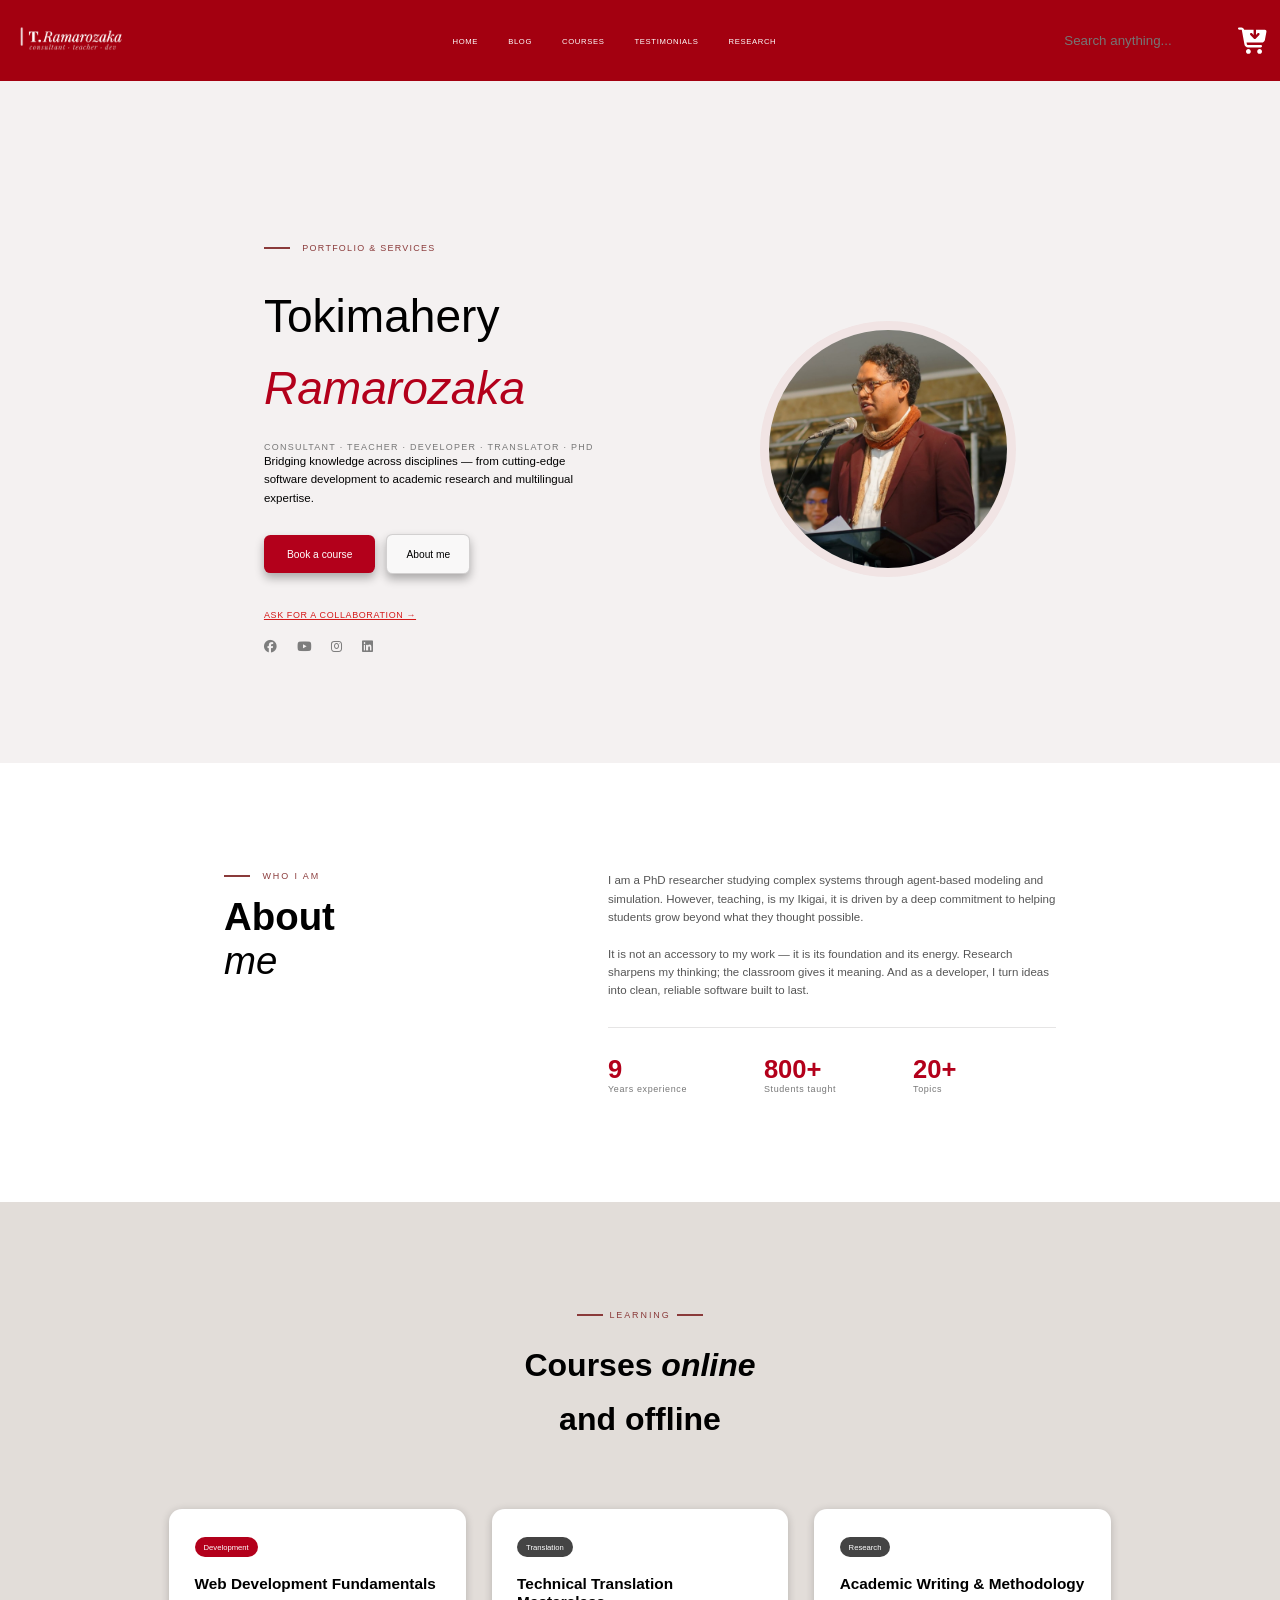
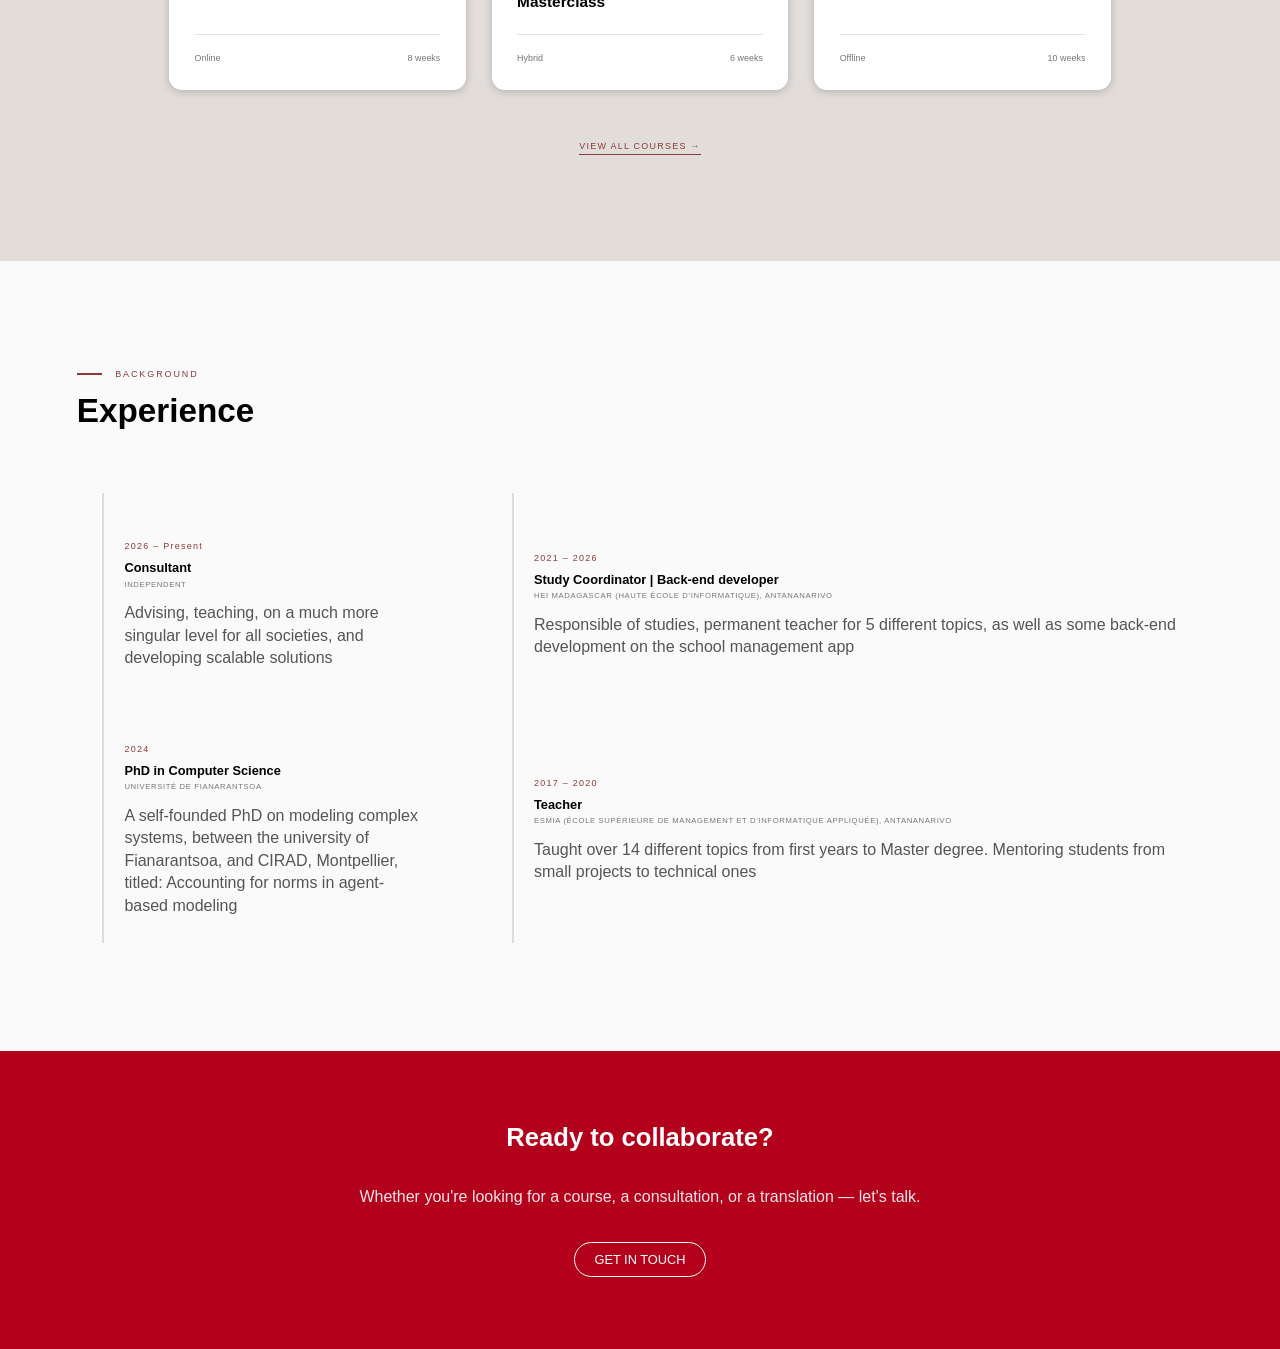
<file: index.html>
<!DOCTYPE html>
<html lang="en">

<head>
    <meta charset="UTF-8">
    <meta name="viewport" content="width=device-width, initial-scale=1.0">
    <meta name="description"
        content="Site officiel de Tokimahery Ramarozaka, professeur, cours, recherche et publications">
    <meta name="google-site-verification" content="emouwYDjWf3-plM33kiqHcdFgZrAI-yK1oc20LUwxdU" />
    <meta name="keywords" content="Tokimahery Ramarozaka, professeur, cours, Madagascar, recherche, enseignement">
    <meta name="author" content="Tokimahery Ramarozaka">
    <title>Tokimahery Ramarozaka</title>
    <link rel="stylesheet" href="style.css">
    <link rel="stylesheet" href="https://cdnjs.cloudflare.com/ajax/libs/font-awesome/6.5.1/css/all.min.css">
</head>

<body>
    <header class="navbar">
        <div class="logo">
            <button class="burger" id="burger">
                <span></span><span></span><span></span>
            </button>
            <a href="index.html"><img src="logo.png" alt="T. Ramarozaka"></a>
        </div>
        <nav>
            <a href="index.html">
                <img src="house-solid-full.svg" class="nav-icon">
                HOME
            </a>
            <a href="blog.html">
                <img src="file-solid-full.svg" class="nav-icon">
                BLOG
            </a>
            <a href="courses.html">
                <img src="book-solid-full.svg" class="nav-icon">
                COURSES
            </a>
            <a href="testimonial.html">
                <img src="comment-solid-full.svg" class="nav-icon">
                TESTIMONIALS
            </a>
            <a href="research.html">
                <img src="magnifying-glass-solid-full.svg" class="nav-icon">
                RESEARCH
            </a>
        </nav>
        <div class="search">
            <input type="text" placeholder="Search anything...">
            <div class="cart-icon-wrapper">
                <img src="cart-arrow-down-solid-full.svg" alt="Cart icon">
                <span class="cart-badge" id="cartBadge">0</span>
            </div>
        </div>
    </header>
    <div id="cartPanel" class="cart-panel hidden">
        <h2>Your cart</h2>
        <div id="cartItems"></div>
        <div id="cartTotal">Total: 0 Ar</div>
    </div>
    <section class="hero">
        <div class="left">
            <div class="tag">
                <span></span>
                PORTFOLIO & SERVICES
            </div>
            <h1>
                Tokimahery <br>
                <span>Ramarozaka</span>
            </h1>
            <p class="job">
                CONSULTANT · TEACHER · DEVELOPER · TRANSLATOR · PHD
            </p>
            <p class="desc">
                Bridging knowledge across disciplines — from cutting-edge
                software development to academic research and multilingual expertise.
            </p>
            <div class="buttons">
                <button class="primary"><a href="courses.html">Book a course</a></button>
                <button class="secondary">About me</button>
            </div>
            <a class="collab" href="contact.html">
                ASK FOR A COLLABORATION →
            </a>
            <div class="social-links">
                <a href="#" target="_blank"><i class="fa-brands fa-facebook"></i></a>
                <a href="#" target="_blank"><i class="fa-brands fa-youtube"></i></a>
                <a href="#" target="_blank"><i class="fa-brands fa-instagram"></i></a>
                <a href="#" target="_blank"><i class="fa-brands fa-linkedin"></i></a>
            </div>
        </div>
        <div class="right">
            <div class="photo-circle">
                <img src="square-image.jpg">
            </div>

        </div>
    </section>
    <section class="about-me">
        <div class="about-container">
            <div class="about-left">
                <div class="about-tag"><span></span>WHO I AM</div>
                <h2>About <i>me</i></h2>
            </div>
            <div class="about-right">
                <p id="about-part1"></p>
                <p id="about-part2"></p>
                <div class="overview">
                    <div class="overview-item">
                        <span class="number" id="exp-years"></span>
                        <span class="label">Years experience</span>
                    </div>
                    <div class="overview-item">
                        <span class="number" id="students-taught"></span>
                        <span class="label">Students taught</span>
                    </div>
                    <div class="overview-item">
                        <span class="number" id="topics"></span>
                        <span class="label">Topics</span>
                    </div>
                </div>
            </div>
        </div>
    </section>
    <section class="courses">
        <div class="courses-header">
            <div class="learning">
                <span></span>
                LEARNING
                <span></span>
            </div>
            <h2>Courses <i>online</i><br>and offline</h2>
        </div>

        <div class="courses-container" id="home-courses-container"></div>

        <div class="view-all">
            <a href="courses.html">VIEW ALL COURSES →</a>
        </div>
    </section>
    <section class="experience">
        <div class="exp-header">
            <div class="exp-tag">
                <span></span>
                BACKGROUND
            </div>
            <h2>Experience</h2>
        </div>
        <div class="exp-container" id="experience-container"></div>
    </section>
    <footer class="collab-footer">

        <h2>Ready to collaborate?</h2>
        <p>
            Whether you're looking for a course, a consultation,
            or a translation — let's talk.
        </p>
        <button class="cta-outline"><a href="contact.html">GET IN TOUCH</a></button>
    </footer>
    <script src="all.js"></script>
</body>

</html>
</file>
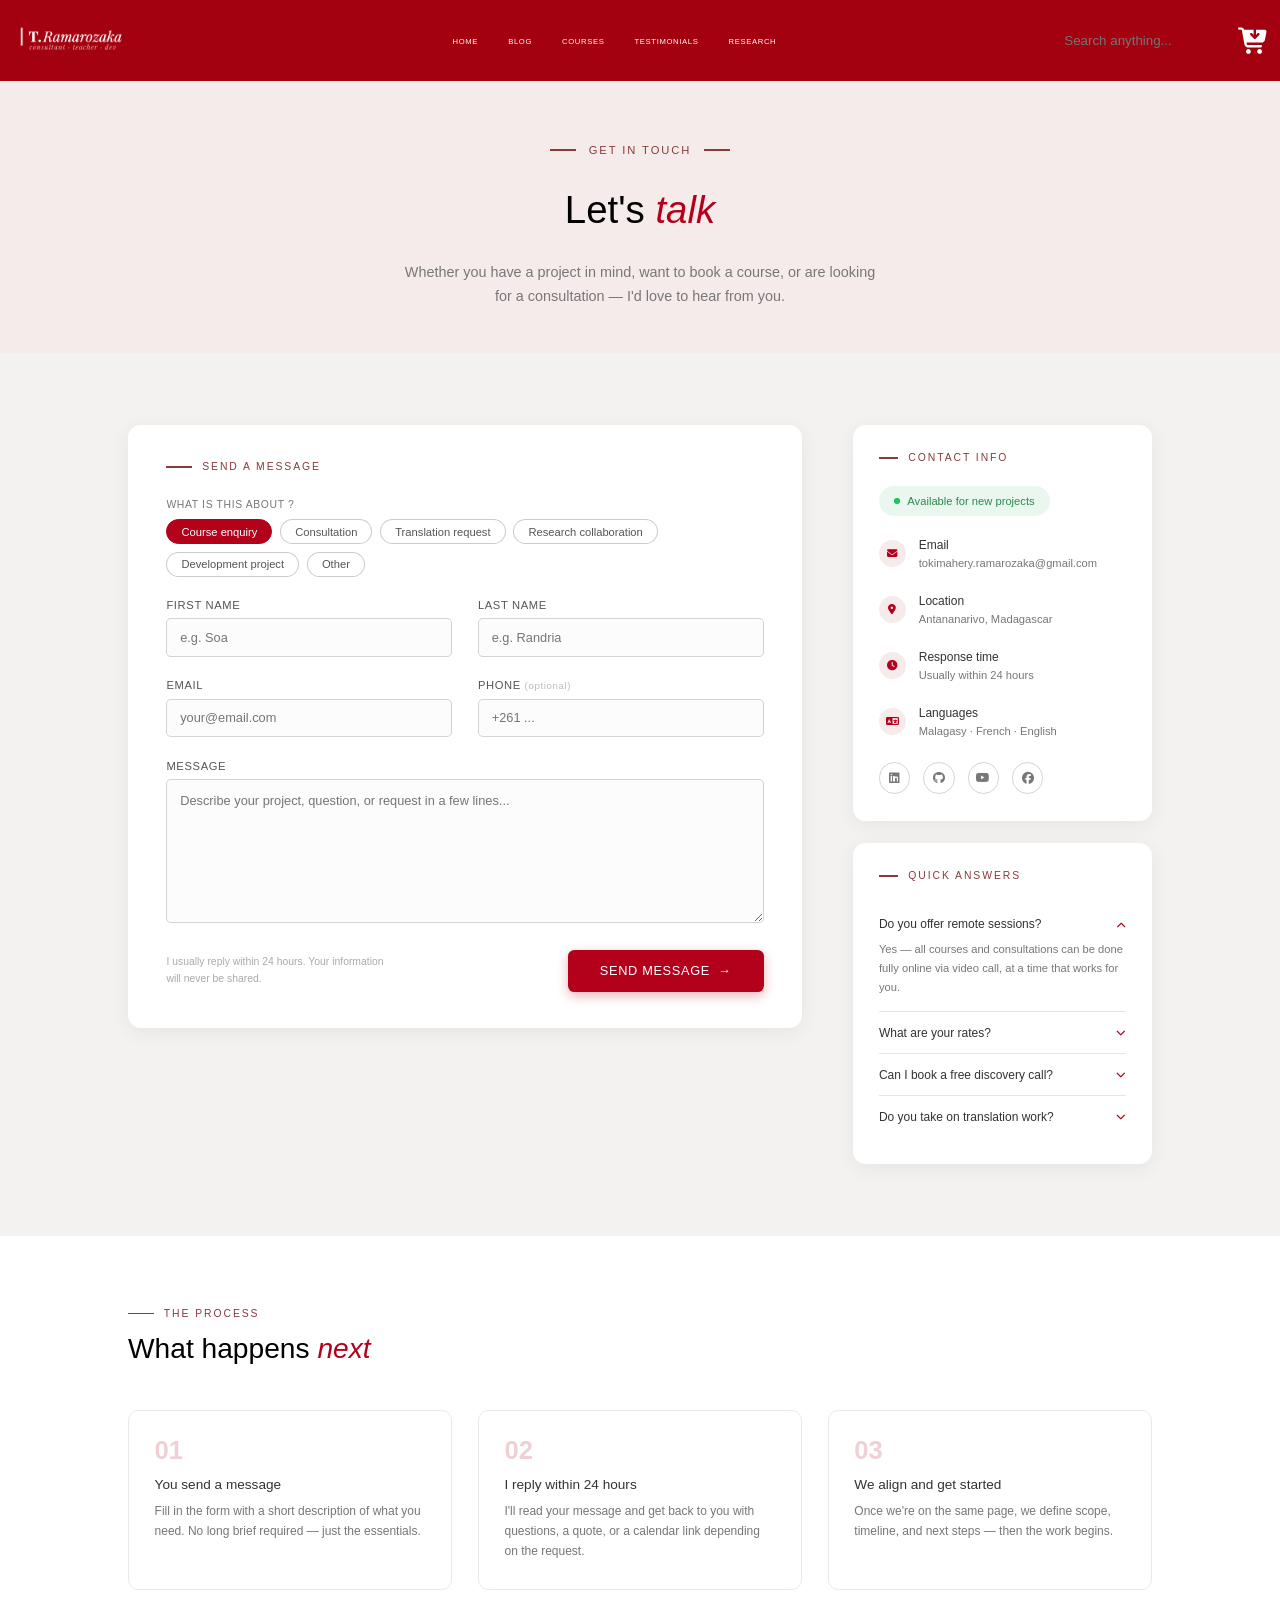
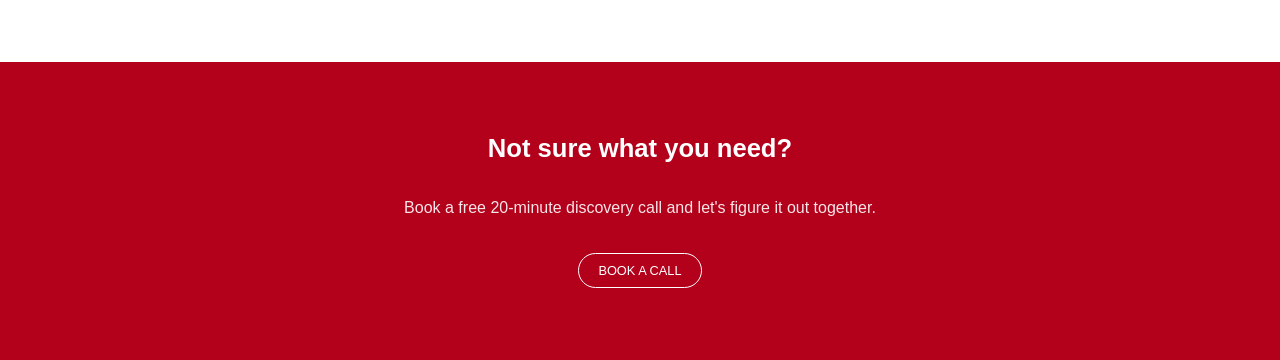
<file: contact.html>
<!DOCTYPE html>
<html lang="en">

<head>
    <meta charset="UTF-8">
    <meta name="viewport" content="width=device-width, initial-scale=1.0">
    <title>Contact – Tokimahery Ramarozaka</title>
    <link rel="stylesheet" href="style.css">
    <link rel="stylesheet" href="https://cdnjs.cloudflare.com/ajax/libs/font-awesome/6.5.1/css/all.min.css">
</head>

<body>

    <header class="navbar">
        <div class="logo">
            <button class="burger" id="burger">
                <span></span><span></span><span></span>
            </button>
            <a href="index.html"><img src="logo.png" alt="T. Ramarozaka"></a>
        </div>
        <nav>
            <a href="index.html">
                <img src="house-solid-full.svg" class="nav-icon">
                HOME
            </a>
            <a href="blog.html">
                <img src="file-solid-full.svg" class="nav-icon">
                BLOG
            </a>
            <a href="courses.html">
                <img src="book-solid-full.svg" class="nav-icon">
                COURSES
            </a>
            <a href="testimonial.html">
                <img src="comment-solid-full.svg" class="nav-icon">
                TESTIMONIALS
            </a>
            <a href="research.html">
                <img src="magnifying-glass-solid-full.svg" class="nav-icon">
                RESEARCH
            </a>
        </nav>
        <div class="search">
            <input type="text" placeholder="Search anything...">
            <div class="cart-icon-wrapper">
                <img src="cart-arrow-down-solid-full.svg" alt="Cart icon">
                <span class="cart-badge" id="cartBadge">0</span>
            </div>
        </div>
    </header>
    <div id="cartPanel" class="cart-panel hidden">
        <h2>Your cart</h2>
        <div id="cartItems"></div>
        <div id="cartTotal">Total: 0 Ar</div>
    </div>

    <section class="contact-header">
        <div class="contact-tag">
            <span></span>
            GET IN TOUCH
            <span></span>
        </div>
        <h1>Let's <em>talk</em></h1>
        <p>
            Whether you have a project in mind, want to book a course,
            or are looking for a consultation — I'd love to hear from you.
        </p>
    </section>

    <section class="contact-body">

        <div class="contact-form-wrap">

            <div class="form-section-title">
                <span></span>
                SEND A MESSAGE
            </div>

            <p class="chip-label">WHAT IS THIS ABOUT ?</p>
            <div class="chips">
                <div class="chip active" data-chip>Course enquiry</div>
                <div class="chip" data-chip>Consultation</div>
                <div class="chip" data-chip>Translation request</div>
                <div class="chip" data-chip>Research collaboration</div>
                <div class="chip" data-chip>Development project</div>
                <div class="chip" data-chip>Other</div>
            </div>

            <form action="hhttps://formspree.io/f/xqeyrrnn" method="POST" id="contactForm">

                <input type="hidden" name="_subject" id="formSubject" value="Course enquiry">

                <div class="form-row">
                    <div class="form-group">
                        <label>FIRST NAME</label>
                        <input type="text" name="first_name" id="firstName" placeholder="e.g. Soa" required>
                    </div>
                    <div class="form-group">
                        <label>LAST NAME</label>
                        <input type="text" name="last_name" id="lastName" placeholder="e.g. Randria" required>
                    </div>
                </div>

                <div class="form-row">
                    <div class="form-group">
                        <label>EMAIL</label>
                        <input type="email" name="email" id="email" placeholder="your@email.com" required>
                    </div>
                    <div class="form-group">
                        <label>PHONE <span style="color:#bbb;font-size:0.6rem;">(optional)</span></label>
                        <input type="tel" name="phone" id="phone" placeholder="+261 ...">
                    </div>
                </div>

                <div class="form-row">
                    <div class="form-group" style="flex:1;">
                        <label>MESSAGE</label>
                        <textarea name="message" id="message"
                            placeholder="Describe your project, question, or request in a few lines..."
                            required></textarea>
                    </div>
                </div>

                <div class="submit-row">
                    <p class="submit-note">
                        I usually reply within 24 hours.
                        Your information will never be shared.
                    </p>
                    <button type="submit" class="btn-submit" id="submitBtn">
                        SEND MESSAGE &nbsp;→
                    </button>
                </div>
            </form>

            <div class="form-success" id="formSuccess">
                <i class="fa-solid fa-circle-check"></i>
                <h3>Message sent!</h3>
                <p>Thank you for reaching out. I'll get back to you as soon as possible.</p>
            </div>

        </div>

        <div class="contact-sidebar">

            <div class="info-card">
                <div class="info-card-title">
                    <span></span>
                    CONTACT INFO
                </div>

                <div class="availability">
                    <div class="availability-dot"></div>
                    Available for new projects
                </div>

                <div class="info-item">
                    <div class="info-icon"><i class="fa-solid fa-envelope"></i></div>
                    <div class="info-text">
                        <strong>Email</strong>
                        <span>tokimahery.ramarozaka@gmail.com</span>
                    </div>
                </div>

                <div class="info-item">
                    <div class="info-icon"><i class="fa-solid fa-location-dot"></i></div>
                    <div class="info-text">
                        <strong>Location</strong>
                        <span>Antananarivo, Madagascar</span>
                    </div>
                </div>

                <div class="info-item">
                    <div class="info-icon"><i class="fa-solid fa-clock"></i></div>
                    <div class="info-text">
                        <strong>Response time</strong>
                        <span>Usually within 24 hours</span>
                    </div>
                </div>

                <div class="info-item">
                    <div class="info-icon"><i class="fa-solid fa-language"></i></div>
                    <div class="info-text">
                        <strong>Languages</strong>
                        <span>Malagasy · French · English</span>
                    </div>
                </div>

                <div class="sidebar-social">
                    <a href="#" target="_blank"><i class="fa-brands fa-linkedin"></i></a>
                    <a href="#" target="_blank"><i class="fa-brands fa-github"></i></a>
                    <a href="#" target="_blank"><i class="fa-brands fa-youtube"></i></a>
                    <a href="#" target="_blank"><i class="fa-brands fa-facebook"></i></a>
                </div>

            </div>

            <div class="info-card">
                <div class="info-card-title">
                    <span></span>
                    QUICK ANSWERS
                </div>

                <div class="faq-item open">
                    <div class="faq-question">
                        Do you offer remote sessions?
                        <i class="fa-solid fa-chevron-down"></i>
                    </div>
                    <div class="faq-answer">
                        Yes — all courses and consultations can be done fully online via video call, at a time that
                        works for you.
                    </div>
                </div>

                <div class="faq-item">
                    <div class="faq-question">
                        What are your rates?
                        <i class="fa-solid fa-chevron-down"></i>
                    </div>
                    <div class="faq-answer">
                        Rates depend on the type of engagement. Courses are listed on the Courses page. For consulting
                        or custom projects, reach out and we'll discuss from there.
                    </div>
                </div>

                <div class="faq-item">
                    <div class="faq-question">
                        Can I book a free discovery call?
                        <i class="fa-solid fa-chevron-down"></i>
                    </div>
                    <div class="faq-answer">
                        Absolutely. Send a message and mention it — I'll reply with a link to book a short 20-minute
                        call to understand your needs before committing to anything.
                    </div>
                </div>

                <div class="faq-item">
                    <div class="faq-question">
                        Do you take on translation work?
                        <i class="fa-solid fa-chevron-down"></i>
                    </div>
                    <div class="faq-answer">
                        Yes, for technical, academic, and professional documents across Malagasy, French, and English.
                        Share the document and I'll give you a quote.
                    </div>
                </div>

            </div>

        </div>
    </section>

    <section class="expect-section">

        <div class="expect-header">
            <div>
                <div class="expect-tag">
                    <span></span>
                    THE PROCESS
                </div>
                <h2>What happens <em>next</em></h2>
            </div>
        </div>

        <div class="expect-grid">
            <div class="expect-card">
                <div class="expect-number">01</div>
                <h4>You send a message</h4>
                <p>Fill in the form with a short description of what you need. No long brief required — just the
                    essentials.</p>
            </div>
            <div class="expect-card">
                <div class="expect-number">02</div>
                <h4>I reply within 24 hours</h4>
                <p>I'll read your message and get back to you with questions, a quote, or a calendar link depending on
                    the request.</p>
            </div>
            <div class="expect-card">
                <div class="expect-number">03</div>
                <h4>We align and get started</h4>
                <p>Once we're on the same page, we define scope, timeline, and next steps — then the work begins.</p>
            </div>
        </div>

    </section>

    <footer class="collab-footer">
        <h2>Not sure what you need?</h2>
        <p>
            Book a free 20-minute discovery call and let's figure it out together.
        </p>
        <button class="cta-outline"><a href="#">BOOK A CALL</a></button>
    </footer>

    <script src="all.js"></script>
    <script src="contact.js">

    </script>

</body>

</html>
</file>
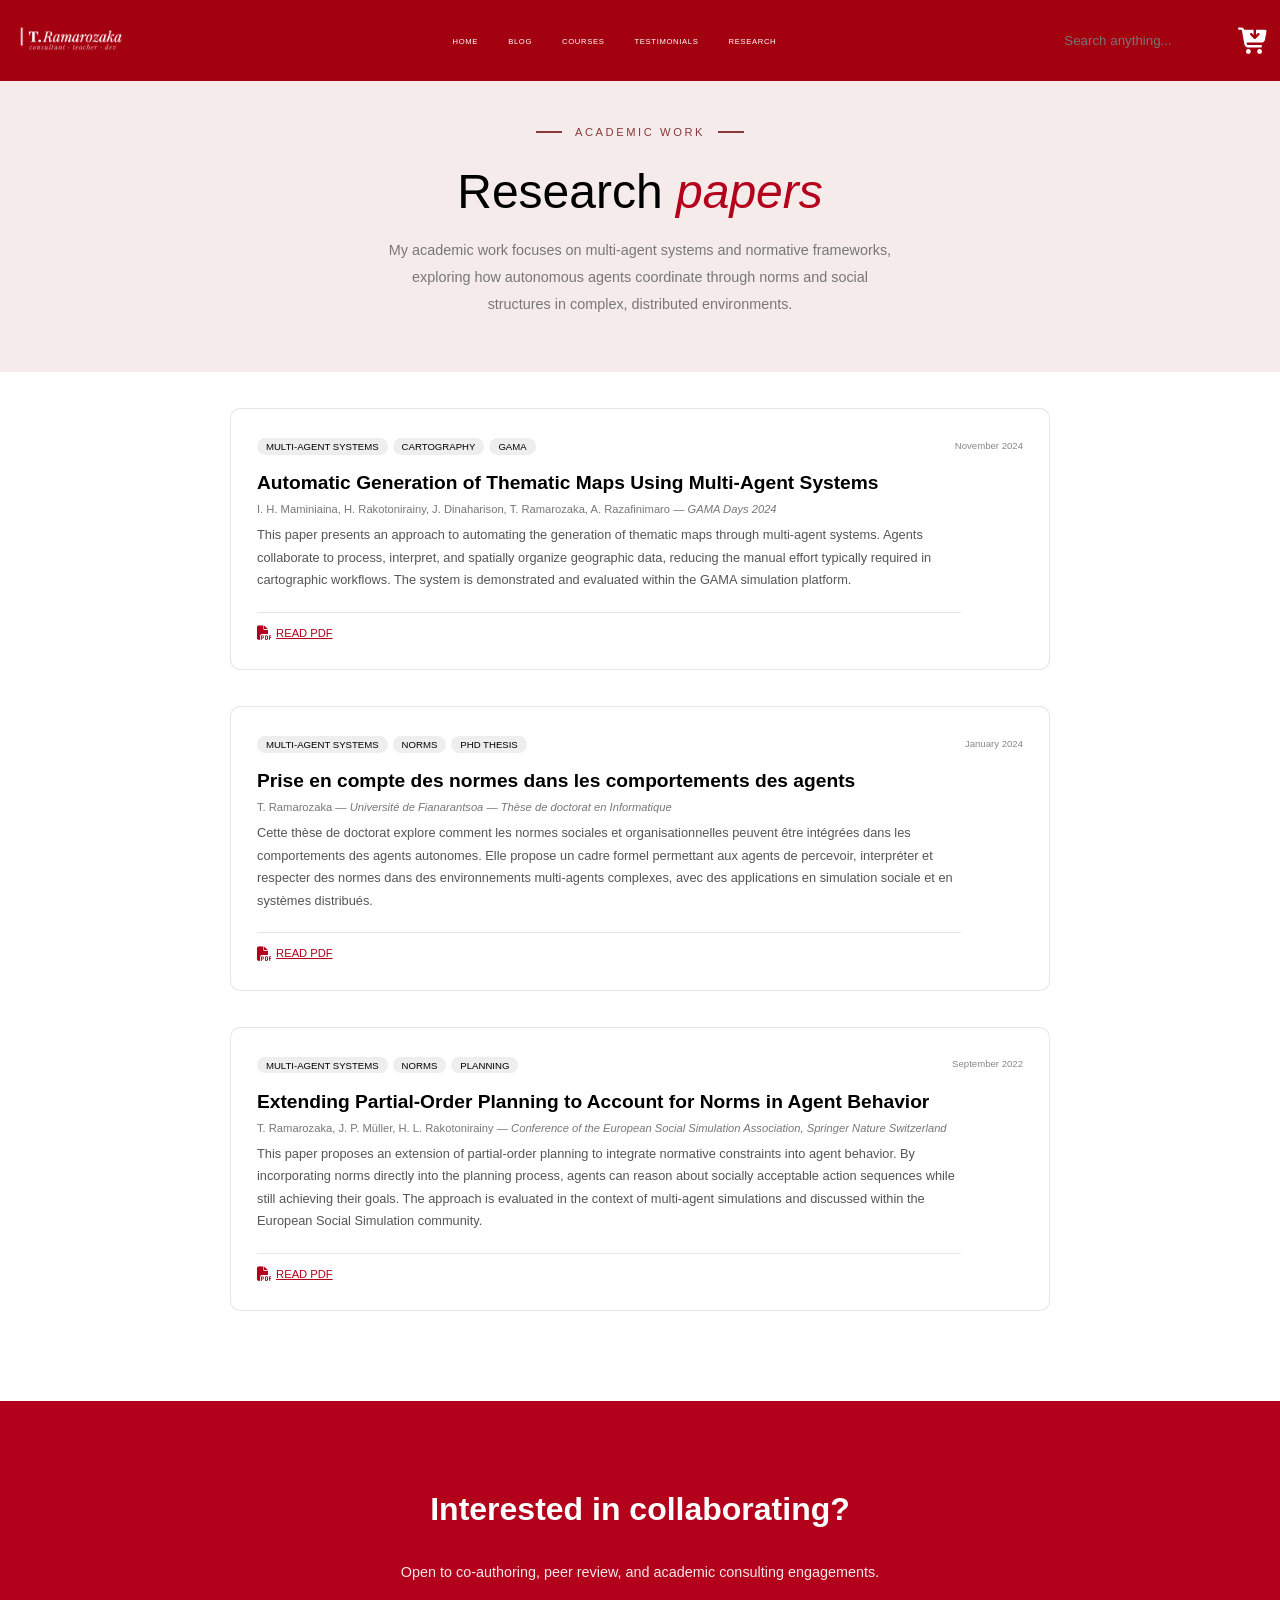
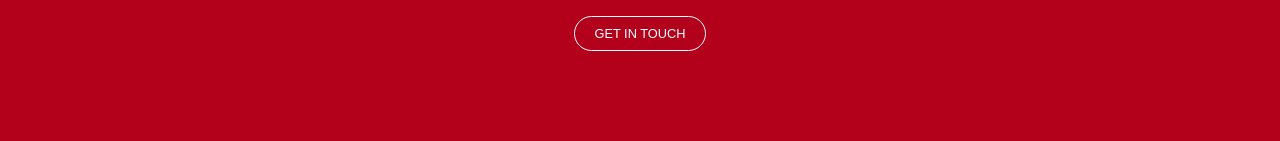
<file: research.html>
<!DOCTYPE html>
<html lang="en">

<head>
    <meta charset="UTF-8">
    <meta name="viewport" content="width=device-width, initial-scale=1.0">
    <title>Research – Tokimahery Ramarozaka</title>
    <link rel="stylesheet" href="style.css">
    <link rel="stylesheet" href="https://cdnjs.cloudflare.com/ajax/libs/font-awesome/6.5.1/css/all.min.css">
</head>

<body class="bg-white">
    <header class="navbar">
        <div class="logo">
            <button class="burger" id="burger">
                <span></span><span></span><span></span>
            </button>
            <a href="index.html"><img src="logo.png" alt="T. Ramarozaka"></a>
        </div>
        <nav>
            <a href="index.html">
                <img src="house-solid-full.svg" class="nav-icon">
                HOME
            </a>
            <a href="blog.html">
                <img src="file-solid-full.svg" class="nav-icon">
                BLOG
            </a>
            <a href="courses.html">
                <img src="book-solid-full.svg" class="nav-icon">
                COURSES
            </a>
            <a href="testimonial.html">
                <img src="comment-solid-full.svg" class="nav-icon">
                TESTIMONIALS
            </a>
            <a href="research.html">
                <img src="magnifying-glass-solid-full.svg" class="nav-icon">
                RESEARCH
            </a>
        </nav>
        <div class="search">
            <input type="text" placeholder="Search anything...">
            <div class="cart-icon-wrapper">
                <img src="cart-arrow-down-solid-full.svg" alt="Cart icon">
                <span class="cart-badge" id="cartBadge">0</span>
            </div>
        </div>
    </header>

    <div id="cartPanel" class="cart-panel hidden">
        <h2>Your cart</h2>
        <div id="cartItems"></div>
        <div id="cartTotal">Total: 0 Ar</div>
    </div>

    <section class="research-header">
        <div class="research-tag">
            <span></span>
            ACADEMIC WORK
            <span></span>
        </div>
        <h1>
            Research <span>papers</span>
        </h1>
        <p class="research-sub">
            My academic work focuses on multi-agent systems and normative frameworks,
            exploring how autonomous agents coordinate through norms and social
            structures in complex, distributed environments.
        </p>
    </section>

    <section class="research-list">
    </section>

    <footer class="research-cta">
        <h2>Interested in collaborating?</h2>
        <p>
            Open to co-authoring, peer review, and academic consulting engagements.
        </p>
        <button class="cta-outline"><a href="contact.html">GET IN TOUCH</a></button>
    </footer>

    <script src="all.js"></script>
</body>

</html>
</file>
<file: style.css>
* {
    margin: 0;
    padding: 0;
    box-sizing: border-box;
    font-family: Arial, Helvetica, sans-serif;
}

body {
    background: #f4f1f1;
}



.navbar {
    height: 9vh;
    background: #a30010;
    color: white;
    display: flex;
    align-items: center;
    justify-content: space-between;
    position: fixed;
    width: 100%;
    top: 0;
    padding: 0 1vw;
    z-index: 99;
}

.logo img {
    width: 9vw;
}

.logo span {
    display: block;
    font-size: 0.6vw;
    opacity: 0.8;
}

nav a {
    color: white;
    text-decoration: none;
    margin: 0 1vw;
    font-size: 0.6vw;
    letter-spacing: 0.05vw;
    position: relative;
    display: inline-block;
    padding-bottom: 5px;
}

nav a::after {
    content: '';
    position: absolute;
    width: 100%;
    height: 2px;
    bottom: 0;
    left: 0;
    background-color: white;
    transform: scaleX(0);
    transform-origin: center;
    transition: transform 0.2s ease-out;
}

nav a:hover::after {
    transform: scaleX(1);
    transform-origin: center;
}

.search {
    display: flex;
    justify-content: center;
    align-items: center;
    width: 10vw;
    margin-right: 3vw;
}

.search img {
    width: 2.5vw;
}

.search input {
    border: none;
    background: transparent;
    color: rgba(255, 255, 255, 0.1);
    padding: 0.5vh;
}

.cart-icon-wrapper {
    position: relative;
    display: flex;
    align-items: center;
    cursor: pointer;
}

#cartTotal{
    margin-block: 10px;
}

.cart-badge {
    position: absolute;
    top: -8px;
    right: -8px;
    background: #ff9800;
    color: white;
    border-radius: 50%;
    width: 15px;
    aspect-ratio: 1/1;
    display: flex;
    justify-content: center;
    align-items: center;
    font-size: 0.5rem;
    font-weight: bold;
    font-family: Arial, sans-serif;
}

.cart-badge.hidden {
    display: none;
}

 

.hero {
    display: flex;
    align-items: center;
    justify-content: center;
    gap: 13vw;
    padding: 12vh 6vw;
    margin-top: 15vh;
}

 

.left {
    max-width: 27vw;
}

.tag {
    font-size: 0.7vw;
    letter-spacing: 0.1vw;
    color: #8a3a3a;
    margin-bottom: 3vh;
    display: flex;
    align-items: center;
}

.tag span {
    width: 2vw;
    height: 0.2vh;
    background: #8a3a3a;
    margin-right: 1vw;
}

h1 {
    font-size: 3.6vw;
    font-weight: 500;
    line-height: 8vh;
}

h1 span {
    color: #b3001b;
    font-style: italic;
}

.job {
    margin-top: 2vh;
    font-size: 0.7vw;
    letter-spacing: 0.1vw;
    color: #777;
}



.desc {
    max-width: 25vw;
    line-height: 1.6;
    text-align: left;
    font-size: 0.9vw;
}



.buttons {
    margin-top: 3vh;
}

.primary {
    background: #b3001b;
    border: none;
    padding: 1.5vh 1.8vw;
    border-radius: 0.5vw;
    font-size: 0.8vw;
    margin-right: 0.5vw;
    cursor: pointer;
    transition: background-color 0.2s ease;
    white-space: nowrap;
}

.primary a {
    color: white;
    text-decoration: none;
}

.primary:hover {
    background: #8c0015;
}

.secondary {
    background: #f9f8f8;
    border: 1px solid rgba(171, 169, 169, 0.5);
    padding: 1.5vh 1.5vw;
    border-radius: 0.5vw;
    white-space: nowrap;
    font-size: 0.8vw;
    cursor: pointer;
    transition: all 0.2 ease;
}

.secondary:hover {
    border: 1px solid rgba(0, 0, 0, 0.5);
}

.primary,
.secondary {
    box-shadow: 0px 5px 10px rgba(0, 0, 0, 0.3);
}

.collab {
    display: block;
    margin-top: 4vh;
    color: #d41919;
    font-size: 0.7vw;
    letter-spacing: 0.05vw;
}

.social-links {
    display: flex;
    gap: 20px;
    align-items: center;
}

.social-links i {
    display: inline-block;
    margin-top: 20px;
    color: rgb(125, 125, 125);
    font-size: 1vw;
    transition: all 0.3s ease;
}

.social-links i:hover {
    transform: translateY(-2px);
    color: #b3001b;
}

.photo-circle {
    width: 20vw;
    aspect-ratio: 1/1;
    border-radius: 50%;
    overflow: hidden;
    border: 1vh solid #f1e4e4;
}

.photo-circle img {
    width: 100%;
    height: 100%;
    object-fit: cover;
}

.about-me {
    display: flex;
    justify-content: center;
    padding: 12vh 6vw;
    background: #fff;
}

.about-container {
    display: flex;
    justify-content: space-between;
    width: 65vw;
}

.about-left {
    max-width: 10vw;
}

.about-tag {
    font-size: 0.7vw;
    letter-spacing: 0.15vw;
    color: #8a3a3a;
    display: flex;
    align-items: center;
    margin-bottom: 1.5vh;
}

.about-tag span {
    width: 2vw;
    height: 0.2vh;
    background: #8a3a3a;
    margin-right: 1vw;
}

.about-left h2 {
    font-size: 3vw;
}

.about-left h2 i {
    font-style: italic;
    font-weight: 500;
}

.about-right {
    max-width: 35vw;
    display: flex;
    flex-direction: column;
    gap: 2vh;
}

.about-right p {
    font-size: 0.9vw;
    line-height: 1.6;
    color: #555;
}

.overview {
    display: flex;
    gap: 6vw;
    margin-top: 1vh;
    padding-top: 3vh;
    border-top: 1px solid rgba(171, 169, 169, 0.3);
}

.overview-item {
    display: flex;
    flex-direction: column;
    align-items: flex-start;
}

.overview-item .number {
    font-size: 2vw;
    font-weight: bold;
    color: #b3001b;
}

.overview-item .label {
    font-size: 0.7vw;
    color: #777;
    letter-spacing: 0.05vw;
}


.courses {
    padding: 12vh 6vw;
    background: #e2ddd9;
    text-align: center;
}

.courses-header {
    margin-bottom: 7vh;
}

.learning {
    display: flex;
    justify-content: center;
    align-items: center;
    font-size: 0.7vw;
    letter-spacing: 0.15vw;
    color: #8a3a3a;
    margin-bottom: 2vh;
}

.learning span {
    width: 2vw;
    height: 0.2vh;
    background: #8a3a3a;
    margin: 0 0.5vw;
}

.courses-header h2 {
    font-size: 2.5vw;
    line-height: 6vh;
    font-weight: 600;
}

.courses-header i {
    font-style: italic;
}


.courses-container {
    display: flex;
    justify-content: center;
    gap: 2vw;
    margin-bottom: 5vh;
}

.course-card {
    width: 23.2vw;
    display: flex;
    flex-direction: column;
    justify-content: space-between;
    background: white;
    border-radius: 1vw;
    padding: 3vh 2vw;
    text-align: left;
    box-shadow: 0 0.2vh 1vh rgba(0, 0, 0, 0.2);
    transition: all 0.2s ease;
}

.course-card:hover {
    transform: translateY(-3px);
    opacity: 1;
    box-shadow: 0 10px 20px rgba(0, 0, 0, 0.3);
}

.badge {
    display: inline-block;
    padding: 0.6vh 0.7vw;
    border-radius: 2vw;
    font-size: 0.6vw;
    margin-bottom: 2vh;
}

.red {
    background: #b3001b;
    color: white;
}

.dark {
    background: #444;
    color: white;
}

.course-card h3 {
    font-size: 1.2vw;
    margin-bottom: 1.5vh;
    padding-bottom: 1vh;
}

.course-info {
    display: flex;
    justify-content: space-between;
    font-size: 0.7vw;
    color: #777;
    border-top: 1px solid rgba(171, 169, 169, 0.3);
    padding-top: 2vh;
}


.view-all a {
    text-decoration: none;
    color: #8a3a3a;
    font-size: 0.7vw;
    letter-spacing: 0.1vw;
    border-bottom: 0.1vh solid #8a3a3a;
    padding-bottom: 0.4vh;
    transition: all 0.1s;
}

.view-all a:hover {
    color: #e55858;
    border-bottom: 0.1vh solid #e55858;
}


.experience {
    padding: 12vh 6vw;
    background: #fbfafa;
}

.exp-header {
    margin-bottom: 7vh;
}

.exp-tag {
    font-size: 0.7vw;
    letter-spacing: 0.15vw;
    color: #8a3a3a;
    display: flex;
    align-items: center;
    margin-bottom: 1.5vh;
}

.exp-tag span {
    width: 2vw;
    height: 0.2vh;
    background: #8a3a3a;
    margin-right: 1vw;
}

.exp-header h2 {
    font-size: 2.6vw;
}

.exp-container {
    display: flex;
    gap: 5vw;
}

.exp-column {
    flex: 1;
    padding-left: 2vw;
}

.exp-item {
    display: flex;
    flex-direction: column;
    justify-content: center;
    border-left: 2px solid #ddd;
    padding-left: 20px;
    height: 25vh;
    width: fit-content;
    transition: all 0.2s ease;
}

.exp-item:hover {
    border-left: 2px solid #8a3a3a;
}

.date {
    font-size: 0.7vw;
    letter-spacing: 0.1vw;
    color: #8a3a3a;
    margin-bottom: 1vh;
}

.exp-item h3 {
    font-size: 1vw;
    margin-bottom: 0.5vh;
}

.place {
    font-size: 0.6vw;
    letter-spacing: 0.05vw;
    color: #777;
    margin-bottom: 1.5vh;
}

.exp-item p {
    color: #555;
    line-height: 2.5vh;
}

.collab-footer {
    background: #b3001b;
    color: white;
    text-align: center;
    padding: 8vh 2vw;
}

.collab-footer h2 {
    font-size: 2vw;
    margin-bottom: 2vh;
}

.collab-footer p {
    opacity: 0.9;
    margin-block: 4vh;
}


.blog-header {
    margin-top: 12vh;
    text-align: center;
    padding: 6vh 0;
    display: flex;
    align-items: center;
    flex-direction: column;
}


.blog-header h1 {
    font-size: 3vw;
}

.blog-header h1 span {
    color: #b3001b;
    font-style: italic;
}

.blog-sub {
    margin-top: 1vh;
    color: #666;
    font-size: 0.8vw;
}


.blog-container {
    display: flex;
    gap: 3vw;
    padding: 5vh 6vw;
}


.posts {
    flex: 3;
}

.post {
    display: flex;
    gap: 1.5vw;
    background: white;
    padding: 2vh;
    border-radius: 0.7vw;
    margin-bottom: 2vh;
    box-shadow: 0 0.4vh 1vh rgba(0, 0, 0, 0.05);
    align-items: stretch;
}

.posts-container {
    width: 60vw;
}

.post img {
    width: 9vw;
    height: 9vw;
    object-fit: cover;
    border-radius: 0.7vw;
}

.post-content h3 {
    color: #a30010;
    font-size: 1.1vw;
}

.post-content {
    display: flex;
    flex-direction: column;
}

.post-date {
    font-size: 0.6vw;
    color: #777;
    margin: 0.5vh 0;
}

.post-content p {
    font-size: 0.7vw;
    color: #555;
    line-height: 2vh;
}

.tags {
    margin-top: auto;
}

.tag-item {
    display: inline-block;
    background: #4da3ff;
    color: white;
    padding: 0.3vh 0.6vw;
    border-radius: 1vw;
    font-size: 0.55vw;
    margin-right: 0.3vw;
}

.sidebar {
    flex: 1;
}

.side-box {
    background: white;
    display: flex;
    flex-direction: column;
    justify-content: center;
    padding: 2vh 1vw;
    border-radius: 0.7vw;
    margin-bottom: 3vh;
}



.side-title {
    font-size: 0.7rem;
    margin-bottom: 1.5vh;
    color: #a79696;
    letter-spacing: 0.01vw;
}


.archive-item {
    display: flex;
    justify-content: space-between;
    font-size: 0.7vw;
    margin-bottom: 0.7vh;
}

.newsletter input {
    width: 100%;
    padding: 1vh;
    border-radius: 0.4vw;
    border: 1px solid #ddd;
    margin-bottom: 1vh;
}

.newsletter button {
    width: 100%;
    padding: 1vh;
    background: #b3001b;
    color: white;
    border: none;
    border-radius: 0.4vw;
    cursor: pointer;
}

.video {
    margin-bottom: 2vh;
    margin-left: 1vw;
}

.video img {
    width: 20vw;
    border-radius: 0.5vw;
}

.video-title {
    font-size: 0.7vw;
    margin-top: 0.5vh;
}

.pagination {
    display: flex;
    justify-content: center;
    gap: 1vw;
    margin-top: 4vh;
}

.page {
    padding: 0.7vh 1vw;
    background: white;
    border-radius: 0.4vw;
    border: 2px solid rgba(171, 169, 169, 0.5);
    font-size: 0.7vw;
    cursor: pointer;
    transition: all 0.2s ease;
}

.page:hover {
    border: 2px solid #b3001bd3;
}

.page.active {
    background: #b3001b;
    color: white;
}

.blog-cta {
    background: #b3001b;
    color: white;
    text-align: center;
    padding: 8vh 2vw;
    margin-top: 8vh;
}

.blog-cta p {
    margin-block: 4vh;
}

.blog-cta h2 {
    font-size: 2vw;
    margin-bottom: 1vh;
}

.blog-buttons {
    margin-top: 2vh;
}

.courses-page-header {
    margin-top: 12vh;
    text-align: center;
    padding: 6vh 0;
}

.courses-page-header h1 {
    font-size: 3vw;
}

.courses-page-header span {
    color: #b3001b;
    font-style: italic;
}

.courses-sub {
    margin-top: 1vh;
    color: #666;
    font-size: 0.8vw;
}


.courses-filters {
    display: flex;
    justify-content: center;
    padding: 2vh 6vw;
}

.filter-group {
    background: #ebe6e4;
    border-radius: 1vw;
    padding: 2vh 2vw;
    display: flex;
    align-items: center;
    justify-content: space-between;
    gap: 2vw;
    width: 100%;
}

.filter {
    display: flex;
    flex-direction: column;
    font-size: 0.6vw;
    gap: 5px;
}

.filter-label {
    color: #777;
    margin-bottom: 0.5vh;
    letter-spacing: 0.01vw;
}

.flags span {
    font-size: 1.1vw;
    margin-right: 0.3vw;
    cursor: pointer;
}

.filter select {
    padding-block: 1vh;
    padding-inline: 0.2vw 4vw;
    border-radius: 0.4vw;
    border: 1px solid #ccc;
    font-size: 0.7vw;
}

.price-text {
    font-size: 0.6vw;
    margin-bottom: 0.3vh;
    color: #a30010;
}

.filter input[type="range"] {
    margin-top: 10px;
}

.search-courses {
    display: flex;
    flex-direction: column;
    align-items: flex-start;
    justify-content: flex-start;
}

.price-filter {
    -webkit-appearance: none;
    appearance: none;
    width: 100%;
    height: 6px;
    background: linear-gradient(to right, #a30010 0%, #ddd 0%);
    border-radius: 5px;
    outline: none;
}

.price-filter::-webkit-slider-thumb {
    -webkit-appearance: none;
    appearance: none;
    width: 10px;
    height: 10px;
    background: #a30010;
    border-radius: 50%;
    cursor: pointer;
    box-shadow: 0 0 2px rgba(0, 0, 0, 0.5);
}



.search-courses input {
    padding-block: 1vh;
    padding-inline: 0.2vw 4vw;
    border-radius: 0.4vw;
    border: 1px solid rgba(171, 169, 169, 0.5);
    font-size: 0.7vw;
    background-color: white;
    text-align: left;
}

.clear {
    font-size: 1vw;
    color: #777;
    cursor: pointer;
}

.clear2 {
    font-size: 1vw;
    color: #777;
    cursor: pointer;
    margin-top: 2vh;
    text-decoration: underline;
}

.clear:hover {
    color: #e60728d4;
}
.clear2:hover {
    color: #e60728d4;
}


.courses-grid {
    display: grid;
    grid-template-columns: repeat(4, 1fr);
    gap: 2vw;
    padding: 4vh 6vw;
}


.course-cards {
    background: white;
    border-radius: 10px;
    overflow: hidden;
    width: 90%;
    box-shadow: 0 4px 10px rgba(0, 0, 0, 0.08);
}

.course-image img {
    width: 100%;
    height: 190px;
    object-fit: cover;
}

.badge-lang {
    padding: 4px 8px;
    border-radius: 1vw;
    font-size: 12px;
    font-weight: bold;
}


.badge-tech {
    left: 3vw;
    background: #222;
    color: white;
    padding: 4px 8px;
    border-radius: 1vw;
    font-size: 0.55vw;
}

.badge-level.beginner {
    background: #20c35a;
}

.badge-level.intermediate {
    background: #ff9800;
}

.badge-level.advanced {
    background: #e53935;
}

.badge-lang {
    background: white;
}

.badge-tech {
    background: #222;
    color: white;
}

.badge-level {
    position: absolute;
    bottom: 4px;
    right: 0;
    padding: 5px 10px;
    font-size: 12px;
    color: white;
}

.top-container {
    position: absolute;
    top: 5px;
    left: 5px;
    right: 5px;
    width: 25%;
    display: flex;
    height: 40px;
    gap: 5px;
    align-items: center;
    z-index: 10;
}

.course-content {
    padding: 15px;
}

.course-content h3 {
    color: #a30010;
    font-size: 1.1vw;
    margin-bottom: 0.5vh;

    white-space: nowrap;
    overflow: hidden;
    text-overflow: ellipsis;
    display: block;
}

.course-content p {
    font-size: 0.7vw;
    color: #555;
    line-height: 1.5;
    margin-bottom: 1vh;
    display: -webkit-box;
    -webkit-line-clamp: 3;
    -webkit-box-orient: vertical;
    overflow: hidden;
}
.no-results{
    width: 90vw;
}
.button-courses {
    display: flex;
    gap: 10px;
    padding: 15px;
    width: 100%;
}

.button-courses button {
    white-space: nowrap;
    box-shadow: 0px 5px 5px rgba(171, 169, 169, 0.5);
    flex: 1;
    padding: 10px 15px;
    font-size: 0.7rem;
    cursor: pointer;
    border-radius: 4px;
    border: none;
    min-width: 0;
    display: flex;
    justify-content: center;
    align-items: center;
    text-align: center;
}

.course-image {
    position: relative;
}


.price {
    font-size: 0.8vw;
    margin-bottom: 0.6vh;
}

.learn {
    background: #ffffff;
    color: #e60729;
    border: none;
    padding: 0.6vw 0.9vw;
    border-radius: 0.3vw;
    cursor: pointer;
}

.cart {
    background: #b3001b;
    color: white;
    border: none;
    padding: 0.6vw 0.9vw;
    border-radius: 0.3vw;
    cursor: pointer;
}

.bg-white {
    background-color: white;
}

.testimonials-header {
    margin-top: 8vh;
    text-align: center;
    padding: 6vh 0;
    background-color: #f6ebeb;
    display: flex;
    flex-direction: column;
    align-items: center;
}

.testimonials-tag {
    display: flex;
    justify-content: center;
    align-items: center;
    font-size: 0.7rem;
    letter-spacing: 0.1vw;
    color: #918e8e;
    margin-bottom: 2vh;
}

.testimonials-tag span {
    width: 2vw;
    height: 0.2vh;
    background: #9b1e1e;
    margin: 0 1vw;
}

.testimonials-header h1 {
    font-size: 3rem;
    font-weight: 500;
    width: 20vw;
}

.testimonials-header h1 span {
    color: #b3001b;
    font-style: italic;
}

.testimonials-sub {
    margin-top: 1vh;
    font-size: 0.9rem;
    color: #777;
    max-width: 30vw;
    margin-left: auto;
    margin-right: auto;
    line-height: 3vh;
}


.testimonials-block {
    margin-bottom: 8vh;
    padding: 6vh 15vw;

}

.block-title {
    display: flex;
    align-items: center;
    font-size: 0.7rem;
    letter-spacing: 0.2vw;
    color: #8a3a3a;
    margin-bottom: 3vh;
}

.block-title span {
    width: 2vw;
    height: 0.2vh;
    background: #8a3a3a;
    margin-right: 1vw;
}



.testimonials-grid {
    display: grid;
    grid-template-columns: repeat(3, 1fr);
    gap: 2vw;
}

.testimonials-grid-collaborator {
    display: grid;
    grid-template-columns: repeat(2, 1fr);
    gap: 2vw;
}

.testimonials-block-collaborators {
    margin-bottom: 8vh;
    padding: 6vh 15vw;
    background-color: #efebeb;

}


.testimonial-card {
    background: rgb(254, 254, 253);
    border-radius: 0.8vw;
    padding: 2vh 1.5vw;
    box-shadow: 0 0.4vh 1vh rgba(0, 0, 0, 0.06);
    display: flex;
    flex-direction: column;
    justify-content: space-around;
    align-items: flex-start;
    transition: all 0.2s ease;
}

.customer .card-elements-container.tag {
    margin-bottom: 0vh;
}

.testimonial-card:hover {
    box-shadow: 0 0.8vh 1.3vh rgba(0, 0, 0, 0.2);
    transform: translateY(-10px);
}

.card-elements-container.tag {
    flex-direction: column;
    align-items: flex-start;
    gap: 20px;
}

.card-elements-container.tag span {
    height: 0.3vh;
    border-radius: 20px;
}

.collaborator {
    border-bottom: 1px solid rgba(0, 0, 0, 0.3);
    padding-bottom: 20px;
}


.testimonial-top {
    display: flex;
    align-items: center;
    gap: 0.8vw;
}

.testimonial-top img {
    width: 2vw;
    height: 2vw;
    border-radius: 50%;
    object-fit: cover;
}

.author {
    font-size: 0.8rem;
    font-weight: bold;
    color: black;
}

.role {
    font-size: 0.6rem;
    color: #999;
    margin-top: 5px;
    text-transform: lowercase;
}

.testimonial-text {
    font-size: 0.8rem;
    color: #555;
    line-height: 2.6vh;
}



.stars {
    color: #b3001b;
    font-size: 0.8rem;
}


.testimonials-cta {
    background: #b3001b;
    color: white;
    text-align: center;
    padding: 8vh 2vw;
}

.testimonials-cta h2 {
    font-size: 2rem;
    margin-bottom: 1vh;
}

.testimonials-cta p {
    max-width: 35vw;
    margin: auto;
    line-height: 3vh;
    font-size: 0.9rem;
}

.cta-buttons {
    margin-top: 3vh;
    display: flex;
    justify-content: center;
    gap: 1vw;
}

.cta-light {
    background: white;
    border: none;
    padding: 1vh 1.5vw;
    border-radius: 2vw;
    font-size: 0.8rem;
    cursor: pointer;
    transition: all 0.2s ease;
}

.cta-light a {
    text-decoration: none;
    color: #b3001b;
}

.cta-light:hover {
    background: rgb(246, 246, 246);
}

.cta-outline {
    background: transparent;
    border: 1px solid white;
    padding: 1vh 1.5vw;
    border-radius: 2vw;
    font-size: 0.8rem;
    cursor: pointer;
    transition: all 0.2s ease;
}

.cta-outline a {
    text-decoration: none;
    color: white;
}

.cta-outline:hover {
    background: white;
}

.cta-outline:hover a {
    color: #b3001b
}

.research-header {
    margin-top: 8vh;
    text-align: center;
    padding: 6vh 0;
    background-color: #f6ebeb;

}

.research-tag {
    display: flex;
    justify-content: center;
    align-items: center;
    font-size: 0.7rem;
    letter-spacing: 0.2vw;
    color: #8a3a3a;
    margin-bottom: 2vh;
}

.research-tag span {
    width: 2vw;
    height: 0.2vh;
    background: #8a3a3a;
    margin: 0 1vw;
}

.research-header h1 {
    font-size: 3rem;
    font-weight: 500;
}

.research-header h1 span {
    color: #b3001b;
    font-style: italic;
}

.research-sub {
    margin-top: 1vh;
    font-size: 0.9rem;
    color: #777;
    max-width: 40vw;
    margin-left: auto;
    margin-right: auto;
    line-height: 3vh;
}



.research-list {
    padding: 4vh 18vw;
    display: flex;
    flex-direction: column;
    gap: 4vh;
}



.research-card {
    background: white;
    border-radius: 0.8vw;
    padding: 3vh 2vw;
    border: 1px solid rgba(171, 169, 169, 0.3);
    transition: all 0.2s ease;
}

.research-card:hover {
    box-shadow: 0 10px 20px rgba(0, 0, 0, 0.06);
    transform: translateY(-10px);
}



.research-top {
    display: flex;
    justify-content: space-between;
    align-items: center;
    margin-bottom: 2vh;
}



.research-tags span {
    background: #eee;
    padding: 0.3vh 0.7vw;
    border-radius: 1vw;
    font-size: 0.6rem;
    margin-right: 0.4vw;
}



.research-date {
    font-size: 0.6rem;
    color: #888;
}



.research-card h3 {
    font-size: 1.2rem;
    margin-bottom: 1vh;
}


.research-authors {
    font-size: 0.7rem;
    color: #777;
    margin-bottom: 1vh;
}



.research-card p {
    font-size: 0.8rem;
    color: #555;
    line-height: 2.5vh;
    max-width: 55vw;
    padding-bottom: 20px;
    border-bottom: 1px solid rgba(171, 169, 169, 0.3);
}


.pdf-link {
    display: inline-flex;
    align-items: center;
    gap: 0.4vw;
    margin-top: 1.5vh;
    font-size: 0.7rem;
    text-decoration: none;
    color: #b3001b;
    font-weight: 500;
    text-decoration: underline;
    line-height: 5px;
}

.pdf-link i {
    font-size: 0.9rem;
}


.research-cta {
    margin-top: 6vh;
    background: #b3001b;
    color: white;
    text-align: center;
    padding: 10vh 2vw;
}

.research-cta h2 {
    font-size: 2rem;
    margin-bottom: 1vh;
}

.research-cta p {
    font-size: 0.9rem;
    margin-block: 4vh;
    opacity: 0.9;
}


.cart-panel {
    position: fixed;
    right: 20px;
    top: 60px;
    width: 260px;
    max-width: 90%;
    height: auto;
    max-height: 70vh;
    background: white;
    box-shadow: -2px 0 15px rgba(0, 0, 0, 0.3);
    padding: 14px;
    overflow-y: auto;
    border-radius: 10px;
    z-index: 1000;
    transition: transform 0.3s ease;
}

.hidden {
    transform: translateX(100%);
    display: none;
    visibility: hidden;
    pointer-events: none;
}

.cart-item {
    display: flex;
    justify-content: space-between;
    align-items: center;
    border-bottom: 1px solid #ddd;
    padding: 20px 0;
    font-size: 14px;
}

.remove-btn {
    background: red;
    color: white;
    border: none;
    border-radius: 4px;
    padding: 2px 6px;
    cursor: pointer;
    font-size: 12px;
}

@media (max-width: 1024px) {
    .search input {
        display: none;
    }

    .search {
        width: auto;
    }
}

@media (max-width: 600px) {
    nav {
        left: -100%;
        top: 0;
        height: 100vh;
        width: 70%;
        background: #a30010;
        flex-direction: column;
        align-items: flex-start;
        padding: 10vh 5vw;
        transition: left 0.3s ease;
    }

    nav a {
        font-size: 4vw;
        margin: 2vh 0;
    }

    .burger {
        display: flex;
        margin-left: 10px;
    }
}

@media (max-width: 768px) {

    .navbar {
        height: 60px;
        padding: 0 16px;
        position: fixed;
    }

    .logo img {
        width: 150px;
    }

    nav {
        position: fixed;
        top: 0;
        left: 100%;
        height: 100vh;
        width: 70%;
        background: #a30010;
        flex-direction: column;
        align-items: flex-start;
        padding: 10vh 5vw;
        z-index: 98;
        transition: left 0.3s ease;
    }

    .clear2 {
        font-size: 1rem;
    }


    .search {
        width: auto;
        margin-right: 0;
    }

    .search input {
        display: none;
    }

    .search img {
        width: 26px;
    }

    .burger {
        display: flex;
        flex-direction: column;
        gap: 5px;
        cursor: pointer;
        padding: 6px;
        margin-left: 10px;
    }

    .burger span {
        display: block;
        width: 22px;
        height: 2px;
        background: white;
        border-radius: 2px;
        transition: all 0.3s ease;
    }

    .burger.open span:nth-child(1) {
        transform: translateY(7px) rotate(45deg);
    }
    .burger.open span:nth-child(2) {
        opacity: 0;
    }
    .burger.open span:nth-child(3) {
        transform: translateY(-7px) rotate(-45deg);
    }

    .hero {
        flex-direction: column-reverse;
        align-items: center;
        text-align: center;
        gap: 32px;
        padding: 28px 20px 48px;
        margin-top: 60px;
    }

    .left {
        max-width: 100%;
    }

    .tag {
        font-size: 0.65rem;
        justify-content: center;
    }

    .tag span {
        width: 24px;
        height: 2px;
        margin-right: 8px;
    }

    h1 {
        font-size: 2.2rem;
        line-height: 1.2;
    }

    .job {
        font-size: 0.65rem;
        letter-spacing: 0.05rem;
        margin-top: 12px;
    }

    .desc {
        max-width: 100%;
        font-size: 0.9rem;
        margin: 12px auto 0;
    }

    .buttons {
        display: flex;
        justify-content: center;
        gap: 12px;
        flex-wrap: wrap;
    }

    .primary, .secondary {
        padding: 12px 20px;
        font-size: 0.8rem;
        border-radius: 8px;
    }

    .collab {
        font-size: 0.75rem;
        text-align: center;
        margin-top: 20px;
    }

    .social-links {
        justify-content: center;
        margin-top: 4px;
    }

    .social-links i {
        font-size: 1.2rem;
        margin-top: 16px;
    }

    .photo-circle {
        width: 200px;
        border-width: 8px;
    }

    .about-me {
        padding: 48px 20px;
    }

    .about-container {
        flex-direction: column;
        width: 100%;
        gap: 24px;
    }

    .about-left {
        max-width: 100%;
    }

    .about-tag {
        font-size: 0.65rem;
    }

    .about-tag span {
        width: 24px;
        height: 2px;
        margin-right: 8px;
    }

    .about-left h2 {
        font-size: 2rem;
    }

    .about-right {
        max-width: 100%;
    }

    .about-right p {
        font-size: 0.9rem;
    }

    .overview {
        gap: 28px;
        flex-wrap: wrap;
    }

    .overview-item .number {
        font-size: 1.6rem;
    }

    .overview-item .label {
        font-size: 0.7rem;
    }

    .courses {
        padding: 48px 20px;
    }

    .learning {
        font-size: 0.65rem;
    }

    .learning span {
        width: 20px;
        height: 2px;
        margin: 0 8px;
    }

    .courses-header h2 {
        font-size: 1.8rem;
        line-height: 1.3;
    }

    .courses-container {
        flex-direction: column;
        align-items: center;
        gap: 20px;
    }

    .course-card {
        width: 100%;
        max-width: 360px;
        border-radius: 12px;
        padding: 20px 16px;
    }

    .course-card h3 {
        font-size: 1rem;
    }

    .badge {
        font-size: 0.65rem;
        padding: 4px 10px;
        border-radius: 20px;
    }

    .course-info {
        font-size: 0.72rem;
    }

    .view-all a {
        font-size: 0.75rem;
    }

    .experience {
        padding: 48px 20px;
    }

    .exp-tag {
        font-size: 0.65rem;
    }

    .exp-tag span {
        width: 24px;
        height: 2px;
        margin-right: 8px;
    }

    .exp-header h2 {
        font-size: 2rem;
    }

    .exp-container {
        flex-direction: column;
        gap: 0;
    }

    .exp-column {
        padding-left: 0;
    }

    .exp-item {
        height: auto;
        padding: 16px 16px 16px 20px;
        margin-bottom: 4px;
        width: 100%;
    }

    .date {
        font-size: 0.7rem;
    }

    .exp-item h3 {
        font-size: 0.95rem;
    }

    .place {
        font-size: 0.7rem;
    }

    .exp-item p {
        font-size: 0.82rem;
        line-height: 1.6;
    }

    .collab-footer {
        padding: 48px 20px;
    }

    .collab-footer h2 {
        font-size: 1.4rem;
    }

    .collab-footer p {
        font-size: 0.9rem;
        margin-block: 20px;
    }

    .blog-header {
        margin-top: 60px;
        padding: 32px 20px;
    }

    .blog-header h1 {
        font-size: 2rem;
    }

    .blog-sub {
        font-size: 0.85rem;
        padding: 0 20px;
    }

    .blog-container {
        flex-direction: column;
        padding: 24px 16px;
        gap: 24px;
    }

    .posts-container {
        width: 100%;
    }

    .post {
        flex-direction: column;
        gap: 12px;
        border-radius: 12px;
        padding: 16px;
    }

    .post img {
        width: 100%;
        height: 180px;
        border-radius: 10px;
    }

    .post-content h3 {
        font-size: 1rem;
    }

    .post-date {
        font-size: 0.7rem;
    }

    .post-content p {
        font-size: 0.82rem;
        line-height: 1.6;
    }

    .tag-item {
        font-size: 0.65rem;
        padding: 3px 8px;
        border-radius: 12px;
    }

    .pagination {
        gap: 8px;
        flex-wrap: wrap;
    }

    .page {
        padding: 8px 14px;
        font-size: 0.78rem;
        border-radius: 6px;
    }

    .sidebar {
        width: 100%;
    }

    .side-box {
        border-radius: 12px;
        padding: 16px;
    }

    .archive-item {
        font-size: 0.82rem;
    }

    .video img {
        width: 100%;
    }

    .video-title {
        font-size: 0.82rem;
    }

    .newsletter input,
    .newsletter button {
        border-radius: 6px;
    }

    .blog-cta {
        padding: 48px 20px;
        margin-top: 32px;
    }

    .blog-cta h2 {
        font-size: 1.4rem;
    }

    .blog-cta p {
        font-size: 0.9rem;
        margin-block: 20px;
    }

    .courses-page-header {
        margin-top: 60px;
        padding: 32px 20px;
    }

    .courses-page-header h1 {
        font-size: 2rem;
    }

    .courses-sub {
        font-size: 0.85rem;
        padding: 0 10px;
    }

    .courses-filters {
        padding: 16px;
    }

    .filter-group {
        flex-direction: column;
        align-items: stretch;
        border-radius: 12px;
        gap: 16px;
    }

    .filter {
        font-size: 0.8rem;
    }

    .filter-label {
        font-size: 0.7rem;
        margin-bottom: 4px;
    }

    .flags span {
        font-size: 1.4rem;
        margin-right: 6px;
    }

    .filter select {
        font-size: 0.85rem;
        padding: 10px 12px;
        width: 100%;
    }

    .filter input[type="range"] {
        width: 100%;
    }

    .search-courses input {
        font-size: 0.85rem;
        padding: 10px 12px;
        width: 100%;
    }

    .price-text {
        font-size: 0.75rem;
    }

    .clear {
        font-size: 1rem;
        text-align: center;
    }

    .courses-grid {
        grid-template-columns: repeat(2, 1fr);
        gap: 14px;
        padding: 20px 16px;
    }

    .course-cards {
        width: 100%;
        border-radius: 10px;
    }

    .course-image img {
        height: 130px;
    }

    .course-content h3 {
        font-size: 0.85rem;
    }

    .course-content p {
        font-size: 0.75rem;
    }

    .badge-tech {
        font-size: 0.6rem;
    }

    .badge-level {
        font-size: 10px;
        padding: 3px 7px;
    }

    .button-courses {
        flex-direction: column;
        padding: 10px;
        gap: 8px;
    }

    .button-courses button {
        font-size: 0.72rem;
        padding: 8px 10px;
    }

    .price {
        font-size: 0.85rem;
    }

    .testimonials-header {
        margin-top: 60px;
        padding: 32px 20px;
    }

    .testimonials-tag {
        font-size: 0.65rem;
    }

    .testimonials-tag span {
        width: 20px;
        height: 2px;
        margin: 0 8px;
    }

    .testimonials-header h1 {
        font-size: 2rem;
        width: auto;
    }

    .testimonials-sub {
        font-size: 0.85rem;
        max-width: 100%;
        padding: 0 8px;
    }

    .testimonials-block,
    .testimonials-block-collaborators {
        padding: 32px 16px;
        margin-bottom: 0;
    }

    .block-title {
        font-size: 0.7rem;
    }

    .block-title span {
        width: 20px;
        height: 2px;
        margin-right: 8px;
    }

    .testimonials-grid {
        grid-template-columns: 1fr;
        gap: 16px;
    }

    .testimonials-grid-collaborator {
        grid-template-columns: 1fr;
        gap: 16px;
    }

    .testimonial-card {
        border-radius: 12px;
        padding: 20px 16px;
        gap: 14px;
    }

    .testimonial-top img {
        width: 36px;
        height: 36px;
    }

    .testimonial-top {
        gap: 10px;
    }

    .testimonials-cta {
        padding: 48px 20px;
    }

    .testimonials-cta h2 {
        font-size: 1.5rem;
    }

    .testimonials-cta p {
        max-width: 100%;
        font-size: 0.88rem;
    }

    .cta-buttons {
        flex-direction: column;
        align-items: center;
        gap: 12px;
    }

    .cta-light, .cta-outline {
        padding: 12px 28px;
        border-radius: 30px;
        font-size: 0.82rem;
        width: 100%;
        max-width: 260px;
    }

    .research-header {
        margin-top: 60px;
        padding: 32px 20px;
    }

    .research-tag {
        font-size: 0.65rem;
    }

    .research-tag span {
        width: 20px;
        height: 2px;
        margin: 0 8px;
    }

    .research-header h1 {
        font-size: 2rem;
    }

    .research-sub {
        font-size: 0.85rem;
        max-width: 100%;
        padding: 0 12px;
    }

    .research-list {
        padding: 28px 16px;
        gap: 20px;
    }

    .research-card {
        border-radius: 12px;
        padding: 20px 16px;
    }

    .research-top {
        flex-direction: column;
        align-items: flex-start;
        gap: 10px;
    }

    .research-tags span {
        font-size: 0.65rem;
        padding: 3px 8px;
        border-radius: 12px;
    }

    .research-card h3 {
        font-size: 1rem;
    }

    .research-card p {
        font-size: 0.82rem;
        max-width: 100%;
        line-height: 1.6;
    }

    .research-cta {
        padding: 48px 20px;
    }

    .research-cta h2 {
        font-size: 1.4rem;
    }

    .research-cta p {
        font-size: 0.9rem;
        margin-block: 20px;
    }

    .cart-panel {
        width: 90%;
        right: 5%;
        top: 65px;
    }
}

@media (max-width: 400px) {
    .courses-grid {
        grid-template-columns: 1fr;
    }

    h1 {
        font-size: 1.8rem;
    }

    .photo-circle {
        width: 160px;
    }
}

.burger {
    display: none;
    background: none;
    border: none;
    cursor: pointer;
}


.burger {
    display: none;
    flex-direction: column;
    justify-content: center;
    gap: 5px;
    background: none;
    border: none;
    cursor: pointer;
}

.burger span {
    width: 25px;
    height: 3px;
    background: white;
    transition: 0.3s;
}

.burger.active span:nth-child(1) {
    transform: rotate(45deg) translate(5px, 6px);
}

.burger.active span:nth-child(2) {
    opacity: 0;
}

.burger.active span:nth-child(3) {
    transform: rotate(-45deg) translate(5px, -6px);
}

@media (max-width: 600px) {

    .burger {
        display: flex;
    }

    nav {
        position: fixed;
        top: 0;
        left: -100%;
        height: 100vh;
        width: 55%;
        background: #a30010;
        display: flex;
        flex-direction: column;
        align-items: flex-start;
        transition: 0.3s;
        z-index: 100;
    }

    .logo{
        z-index: 110;
        display: flex;
        align-items: center;
    }

    nav.active {
        left: 0;
    }

    nav a {
        font-size: 18px;
        margin: 20px 0;
    }
}

.nav-icon {
    display: none;
}

@media (max-width: 600px) {

    nav a {
        display: flex;
        align-items: center;
        gap: 10px;
    }

    .nav-icon {
        display: block;
        width: 20px;
        height: 20px;
    }

}

.contact-header {
    margin-top: 9vh;
    text-align: center;
    padding: 7vh 0 5vh;
    background-color: #f6ebeb;
}

.contact-tag {
    display: flex;
    justify-content: center;
    align-items: center;
    font-size: 0.7rem;
    letter-spacing: 0.15vw;
    color: #8a3a3a;
    margin-bottom: 2vh;
}

.contact-tag span {
    width: 2vw;
    height: 0.2vh;
    background: #8a3a3a;
    margin: 0 1vw;
}

.contact-header h1 {
    font-size: 3vw;
    font-weight: 500;
}

.contact-header h1 em {
    color: #b3001b;
    font-style: italic;
}

.contact-header p {
    margin-top: 1.5vh;
    font-size: 0.9rem;
    color: #777;
    max-width: 38vw;
    margin-inline: auto;
    line-height: 1.7;
}


.contact-body {
    display: flex;
    gap: 4vw;
    padding: 8vh 10vw;
    background: #f4f1f1;
    align-items: flex-start;
}


.contact-form-wrap {
    flex: 2;
    background: white;
    border-radius: 1vw;
    padding: 4vh 3vw;
    box-shadow: 0 4px 20px rgba(0, 0, 0, 0.06);
}

.form-section-title {
    font-size: 0.65rem;
    letter-spacing: 0.15vw;
    color: #8a3a3a;
    display: flex;
    align-items: center;
    gap: 0.8vw;
    margin-bottom: 3vh;
}

.form-section-title span {
    display: block;
    width: 2vw;
    height: 0.2vh;
    background: #8a3a3a;
}

.form-row {
    display: flex;
    gap: 2vw;
    margin-bottom: 2.5vh;
}

.form-group {
    display: flex;
    flex-direction: column;
    flex: 1;
    gap: 0.8vh;
}

.form-group label {
    font-size: 0.7rem;
    color: #555;
    letter-spacing: 0.05vw;
}

.form-group input,
.form-group textarea,
.form-group select {
    padding: 1.2vh 1vw;
    border: 1px solid rgba(171, 169, 169, 0.5);
    border-radius: 0.4vw;
    font-size: 0.8rem;
    font-family: Arial, Helvetica, sans-serif;
    background: #fdfcfc;
    color: #333;
    transition: border 0.2s ease, box-shadow 0.2s ease;
    outline: none;
}

.form-group input:focus,
.form-group textarea:focus,
.form-group select:focus {
    border: 1px solid #b3001b;
    box-shadow: 0 0 0 3px rgba(179, 0, 27, 0.08);
    background: white;
}

.form-group textarea {
    resize: vertical;
    min-height: 16vh;
    line-height: 1.6;
}


.chips {
    display: flex;
    flex-wrap: wrap;
    gap: 0.6vw;
    margin-bottom: 2.5vh;
}

.chip {
    padding: 0.6vh 1.1vw;
    border-radius: 2vw;
    border: 1px solid rgba(171, 169, 169, 0.6);
    font-size: 0.7rem;
    cursor: pointer;
    background: white;
    color: #555;
    transition: all 0.2s ease;
}

.chip:hover {
    border-color: #b3001b;
    color: #b3001b;
}

.chip.active {
    background: #b3001b;
    color: white;
    border-color: #b3001b;
}

.chip-label {
    font-size: 0.65rem;
    color: #777;
    letter-spacing: 0.05vw;
    margin-bottom: 1vh;
}

.submit-row {
    display: flex;
    align-items: center;
    justify-content: space-between;
    margin-top: 3vh;
    gap: 2vw;
}

.submit-note {
    font-size: 0.65rem;
    color: #aaa;
    max-width: 18vw;
    line-height: 1.6;
}

.btn-submit {
    background: #b3001b;
    color: white;
    border: none;
    padding: 1.5vh 2.5vw;
    border-radius: 0.5vw;
    font-size: 0.8rem;
    cursor: pointer;
    letter-spacing: 0.05vw;
    transition: background 0.2s ease, transform 0.1s ease;
    white-space: nowrap;
    box-shadow: 0 4px 12px rgba(179, 0, 27, 0.3);
}

.btn-submit:hover {
    background: #8c0015;
}

.btn-submit:active {
    transform: translateY(1px);
}


.form-success {
    display: none;
    text-align: center;
    padding: 4vh 2vw;
}

.form-success i {
    font-size: 2.5vw;
    color: #20c35a;
    margin-bottom: 2vh;
}

.form-success h3 {
    font-size: 1.2vw;
    margin-bottom: 1vh;
    font-weight: 500;
}

.form-success p {
    font-size: 0.8rem;
    color: #777;
}


.contact-sidebar {
    flex: 1;
    display: flex;
    flex-direction: column;
    gap: 2.5vh;
}

.info-card {
    background: white;
    border-radius: 1vw;
    padding: 3vh 2vw;
    box-shadow: 0 4px 20px rgba(0, 0, 0, 0.06);
}

.info-card-title {
    font-size: 0.65rem;
    letter-spacing: 0.15vw;
    color: #8a3a3a;
    display: flex;
    align-items: center;
    gap: 0.8vw;
    margin-bottom: 2.5vh;
}

.info-card-title span {
    display: block;
    width: 1.5vw;
    height: 0.2vh;
    background: #8a3a3a;
}

.info-item {
    display: flex;
    align-items: flex-start;
    gap: 1vw;
    margin-bottom: 2.5vh;
}

.info-item:last-child {
    margin-bottom: 0;
}

.info-icon {
    width: 3vh;
    height: 3vh;
    background: #f6ebeb;
    border-radius: 50%;
    display: flex;
    align-items: center;
    justify-content: center;
    flex-shrink: 0;
    margin-top: 0.2vh;
}

.info-icon i {
    font-size: 0.65rem;
    color: #b3001b;
}

.info-text {
    display: flex;
    flex-direction: column;
    gap: 0.3vh;
}

.info-text strong {
    font-size: 0.75rem;
    font-weight: 500;
    color: #333;
}

.info-text span {
    font-size: 0.7rem;
    color: #777;
    line-height: 1.5;
}


.sidebar-social {
    display: flex;
    gap: 1vw;
    margin-top: 1vh;
}

.sidebar-social a {
    width: 3.5vh;
    height: 3.5vh;
    border-radius: 50%;
    border: 1px solid rgba(171, 169, 169, 0.5);
    display: flex;
    align-items: center;
    justify-content: center;
    text-decoration: none;
    color: #777;
    font-size: 0.75rem;
    transition: all 0.2s ease;
}

.sidebar-social a:hover {
    border-color: #b3001b;
    color: #b3001b;
    background: #f6ebeb;
}


.availability {
    display: flex;
    align-items: center;
    gap: 0.6vw;
    font-size: 0.7rem;
    color: #2d8a4e;
    background: #eaf7ee;
    padding: 1vh 1.2vw;
    border-radius: 2vw;
    width: fit-content;
    margin-bottom: 2.5vh;
}

.availability-dot {
    width: 0.6vh;
    height: 0.6vh;
    border-radius: 50%;
    background: #20c35a;
    animation: pulse 2s ease-in-out infinite;
}

@keyframes pulse {

    0%,
    100% {
        opacity: 1;
    }

    50% {
        opacity: 0.3;
    }
}


.faq-item {
    border-bottom: 1px solid rgba(171, 169, 169, 0.3);
    padding: 1.5vh 0;
    cursor: pointer;
}

.faq-item:last-child {
    border-bottom: none;
}

.faq-question {
    display: flex;
    justify-content: space-between;
    align-items: center;
    font-size: 0.75rem;
    font-weight: 500;
    color: #333;
}

.faq-question i {
    font-size: 0.6rem;
    color: #b3001b;
    transition: transform 0.2s ease;
}

.faq-answer {
    font-size: 0.7rem;
    color: #777;
    line-height: 1.7;
    margin-top: 1vh;
    display: none;
}

.faq-item.open .faq-answer {
    display: block;
}

.faq-item.open .faq-question i {
    transform: rotate(180deg);
}

  

.expect-section {
    background: white;
    padding: 8vh 10vw;
}

.expect-header {
    display: flex;
    align-items: flex-end;
    justify-content: space-between;
    margin-bottom: 5vh;
}

.expect-tag {
    font-size: 0.65rem;
    letter-spacing: 0.15vw;
    color: #8a3a3a;
    display: flex;
    align-items: center;
    gap: 0.8vw;
    margin-bottom: 1.5vh;
}

.expect-tag span {
    display: block;
    width: 2vw;
    height: 0.2vh;
    background: #8a3a3a;
}

.expect-header h2 {
    font-size: 2.2vw;
    font-weight: 500;
}

.expect-header h2 em {
    color: #b3001b;
    font-style: italic;
}

.expect-grid {
    display: grid;
    grid-template-columns: repeat(3, 1fr);
    gap: 2vw;
}

.expect-card {
    padding: 3vh 2vw;
    border: 1px solid rgba(171, 169, 169, 0.25);
    border-radius: 0.8vw;
    transition: all 0.2s ease;
}

.expect-card:hover {
    box-shadow: 0 8px 24px rgba(0, 0, 0, 0.07);
    transform: translateY(-3px);
}

.expect-number {
    font-size: 2vw;
    font-weight: 700;
    color: #f0d0d4;
    margin-bottom: 1.5vh;
    line-height: 1;
}

.expect-card h4 {
    font-size: 0.85rem;
    font-weight: 500;
    color: #333;
    margin-bottom: 1vh;
}

.expect-card p {
    font-size: 0.75rem;
    color: #777;
    line-height: 1.7;
}


@media (max-width: 768px) {
      
    .contact-header {
        margin-top: 60px;
        padding: 32px 20px 28px;
    }

    .contact-tag {
        font-size: 0.65rem;
    }

    .contact-tag span {
        width: 20px;
        height: 2px;
        margin: 0 8px;
    }

    .contact-header h1 {
        font-size: 2rem;
    }

    .contact-header p {
        font-size: 0.85rem;
        max-width: 100%;
        padding: 0 4px;
    }

      
    .contact-body {
        flex-direction: column;
        padding: 24px 16px;
        gap: 24px;
    }

    .contact-form-wrap {
        border-radius: 12px;
        padding: 24px 16px;
    }

    .form-section-title {
        font-size: 0.7rem;
        gap: 8px;
        margin-bottom: 20px;
    }

    .form-section-title span {
        width: 20px;
        height: 2px;
    }

    .form-row {
        flex-direction: column;
        gap: 16px;
        margin-bottom: 16px;
    }

    .form-group input,
    .form-group textarea,
    .form-group select {
        padding: 12px 14px;
        font-size: 0.9rem;
        border-radius: 8px;
    }

    .form-group textarea {
        min-height: 120px;
    }

    .chips {
        gap: 8px;
        margin-bottom: 20px;
    }

    .chip {
        padding: 8px 14px;
        font-size: 0.75rem;
        border-radius: 20px;
    }

    .submit-row {
        flex-direction: column;
        align-items: stretch;
        gap: 16px;
        margin-top: 20px;
    }

    .submit-note {
        max-width: 100%;
        font-size: 0.72rem;
    }

    .btn-submit {
        padding: 14px 20px;
        font-size: 0.88rem;
        border-radius: 8px;
        text-align: center;
    }

    .form-success i {
        font-size: 2rem;
    }

    .form-success h3 {
        font-size: 1.1rem;
    }

    .contact-sidebar {
        gap: 20px;
    }

    .info-card {
        border-radius: 12px;
        padding: 20px 16px;
        width: 90vw;
    }

    .info-card-title {
        font-size: 0.7rem;
        gap: 8px;
        margin-bottom: 20px;
    }

    .info-card-title span {
        width: 20px;
        height: 2px;
    }

    .availability {
        font-size: 0.75rem;
        padding: 8px 14px;
        margin-bottom: 20px;
        border-radius: 20px;
    }

    .info-item {
        gap: 12px;
        margin-bottom: 18px;
    }

    .info-icon {
        width: 32px;
        height: 32px;
        flex-shrink: 0;
    }

    .info-text strong {
        font-size: 0.82rem;
    }

    .info-text span {
        font-size: 0.75rem;
    }

    .sidebar-social {
        gap: 10px;
        margin-top: 12px;
        flex-wrap: wrap;
    }

    .sidebar-social a {
        width: 36px;
        height: 36px;
        font-size: 0.8rem;
    }

    .faq-question {
        font-size: 0.82rem;
    }

    .faq-answer {
        font-size: 0.75rem;
    }

    .expect-section {
        padding: 40px 16px;
    }

    .expect-header {
        flex-direction: column;
        align-items: flex-start;
        gap: 8px;
        margin-bottom: 28px;
    }

    .expect-tag {
        font-size: 0.65rem;
        gap: 8px;
    }

    .expect-tag span {
        width: 20px;
        height: 2px;
    }

    .expect-header h2 {
        font-size: 1.6rem;
    }

    .expect-grid {
        grid-template-columns: 1fr;
        gap: 14px;
    }

    .expect-card {
        padding: 20px 16px;
        border-radius: 10px;
    }

    .expect-number {
        font-size: 1.6rem;
        margin-bottom: 10px;
    }

    .expect-card h4 {
        font-size: 0.9rem;
    }

    .expect-card p {
        font-size: 0.8rem;
    }

      
    .collab-footer {
        padding: 48px 20px;
    }

    .collab-footer h2 {
        font-size: 1.4rem;
    }

    .collab-footer p {
        font-size: 0.9rem;
        margin-block: 20px;
    }

    .cta-outline {
        padding: 12px 28px;
        font-size: 0.82rem;
        border-radius: 30px;
    }

      
    .cart-panel {
        width: 90%;
        right: 5%;
        top: 65px;
    }
}
</file>
